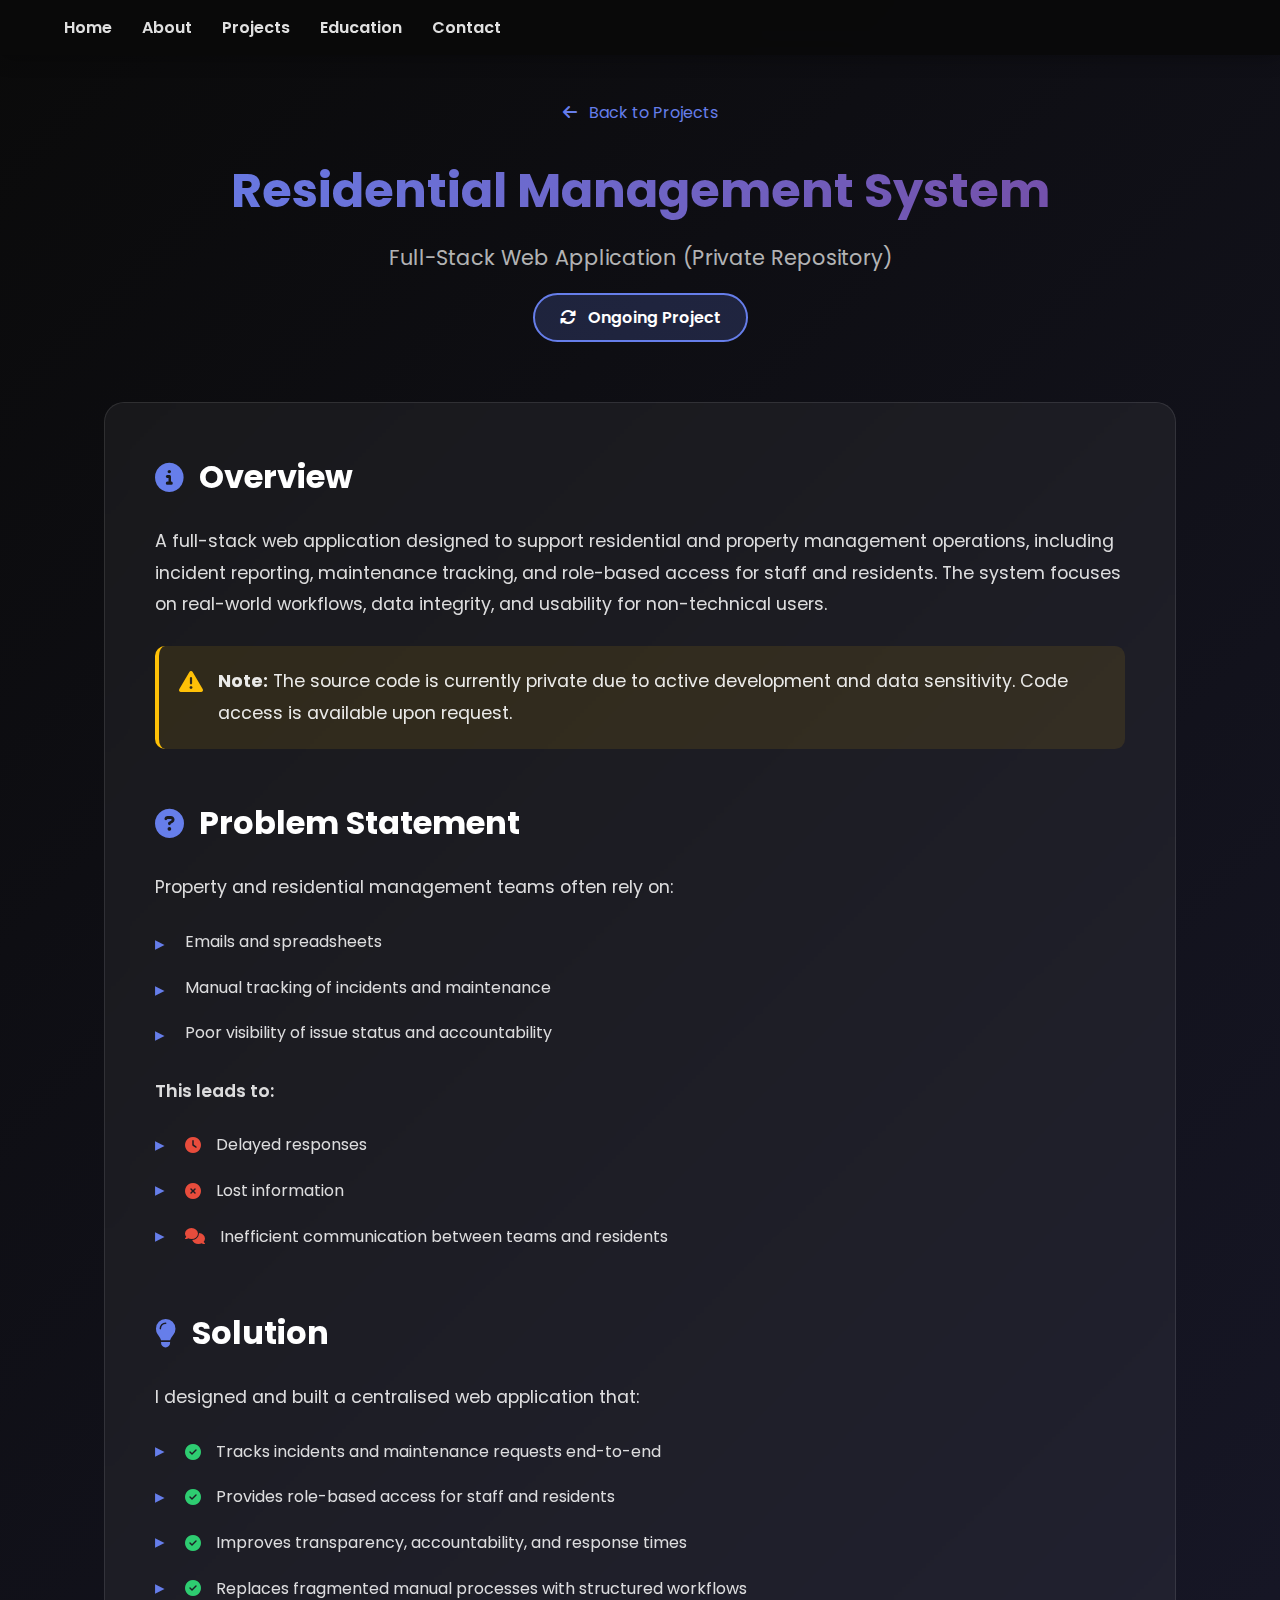
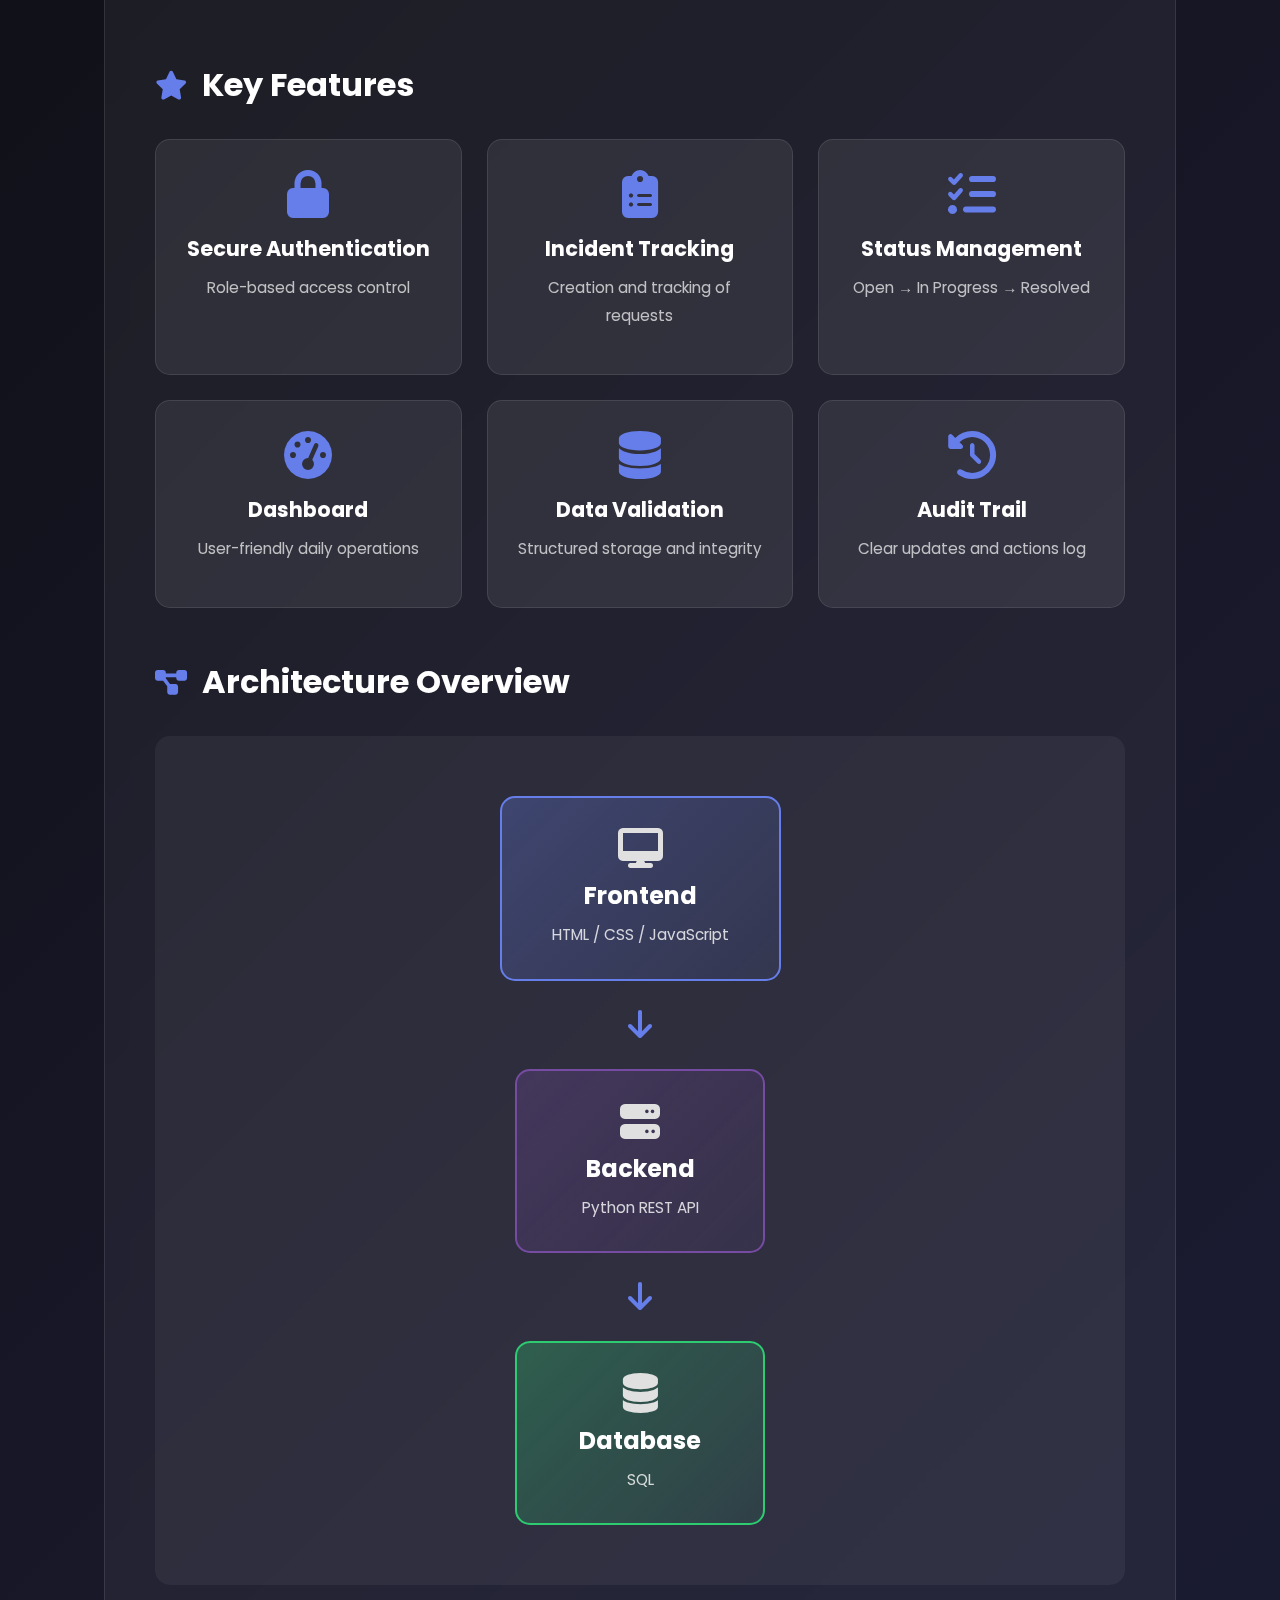
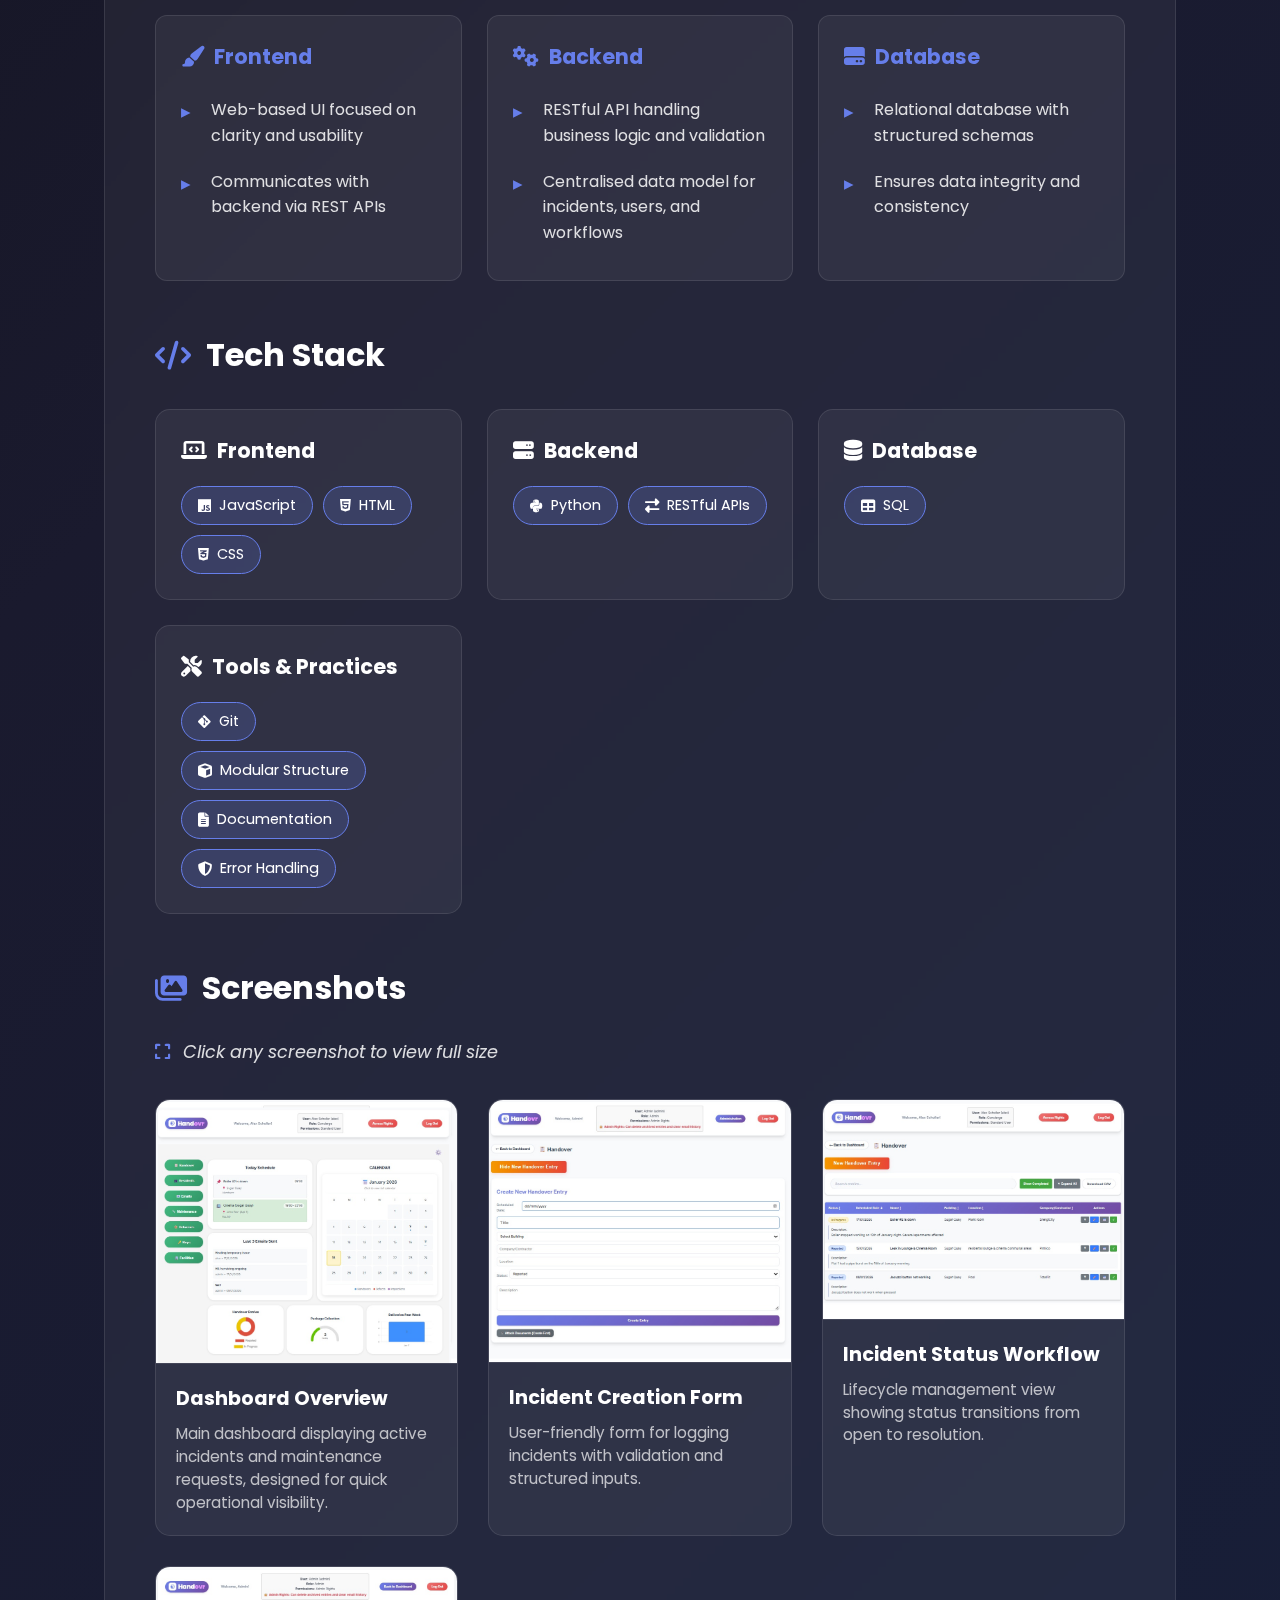
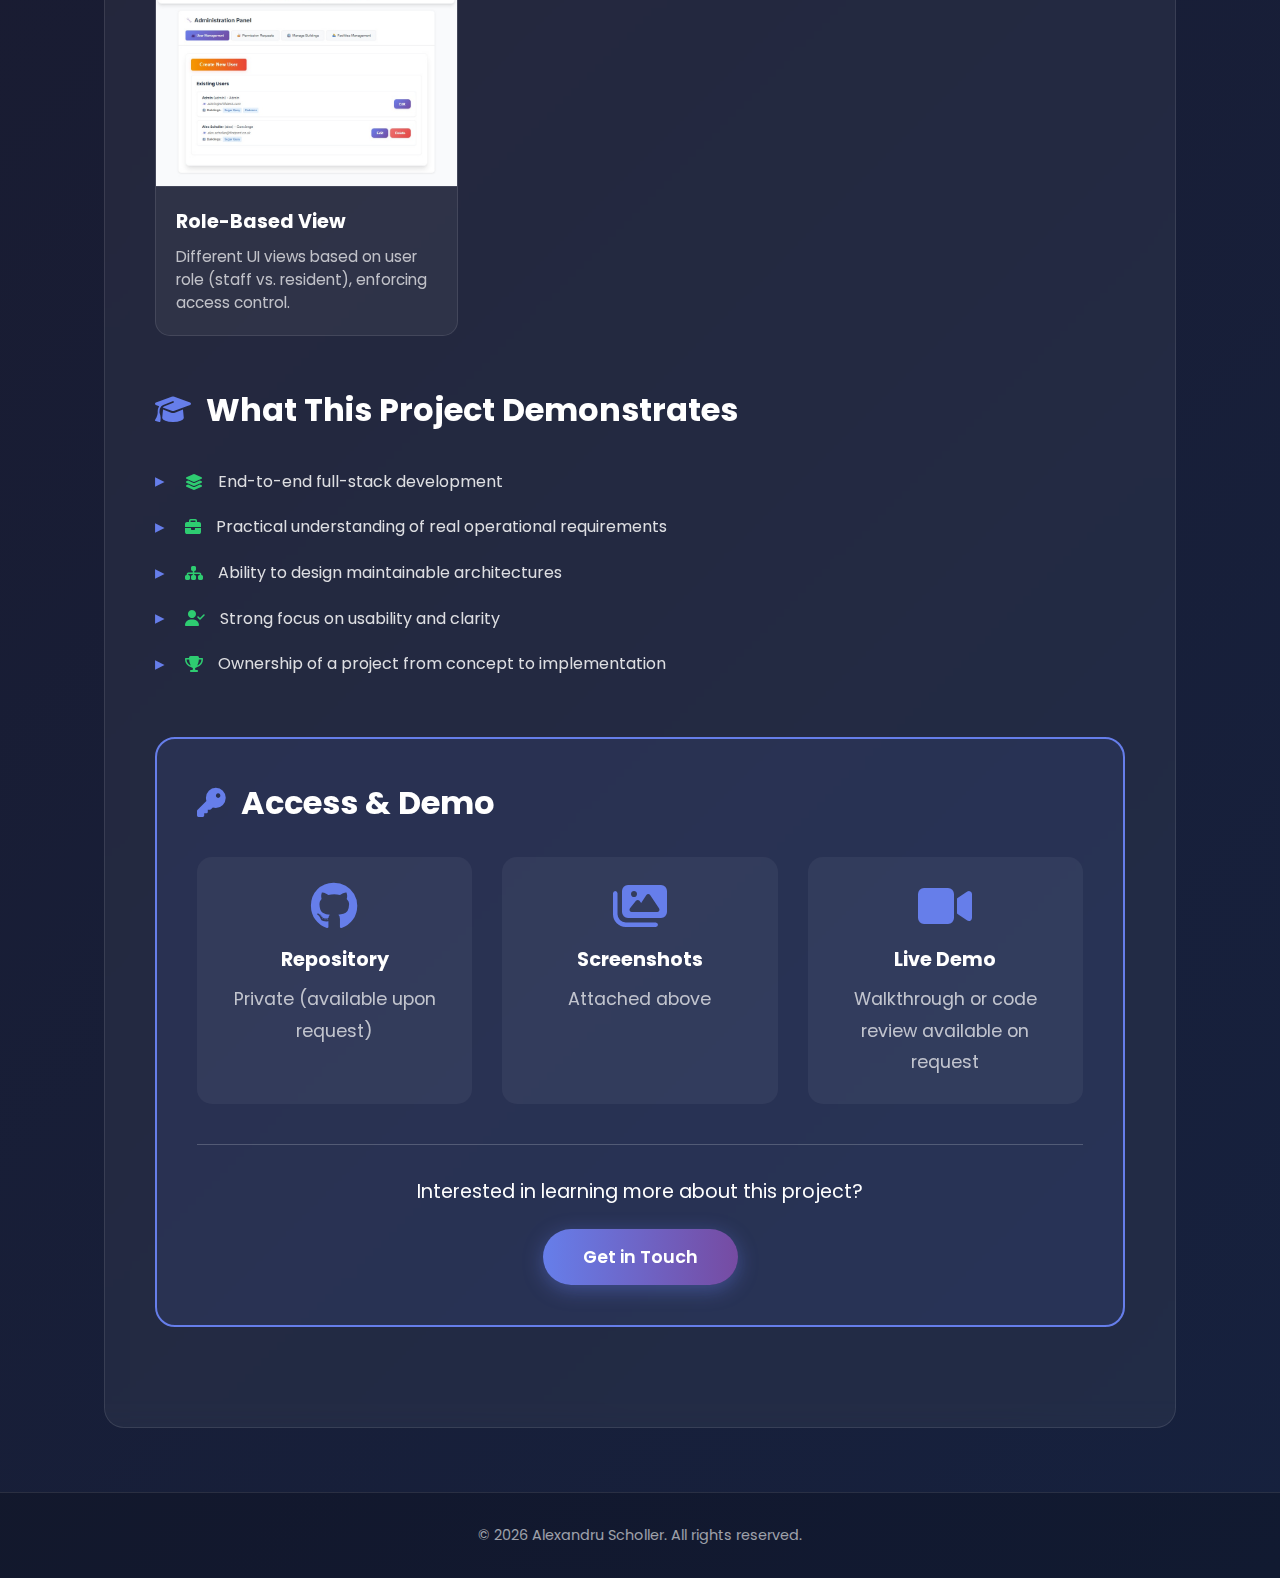
<file: case-study.html>
<!DOCTYPE html>
<html lang="en">
<head>
  <meta charset="UTF-8" />
  <meta name="viewport" content="width=device-width, initial-scale=1.0" />
  <title>Case Study: Residential Management System | Alexandru Scholler</title>
  <link rel="stylesheet" href="style.css" />
  <link rel="stylesheet" href="https://cdnjs.cloudflare.com/ajax/libs/font-awesome/6.4.0/css/all.min.css" />
  <link href="https://fonts.googleapis.com/css2?family=Poppins:wght@300;400;600;700&display=swap" rel="stylesheet">
</head>
<body class="dark-mode">
  <nav id="navbar">
    <div class="hamburger" onclick="toggleMenu()">
      <div></div><div></div><div></div>
    </div>
    <div class="nav-links" id="navLinks">
      <a href="index.html">Home</a>
      <a href="index.html#about">About</a>
      <a href="index.html#projects">Projects</a>
      <a href="education-journey.html">Education</a>
      <a href="index.html#contact">Contact</a>
    </div>
  </nav>

  <div class="case-study-container">
    <div class="case-study-header">
      <a href="index.html#projects" class="back-link"><i class="fas fa-arrow-left"></i> Back to Projects</a>
      <h1>Residential Management System</h1>
      <p class="subtitle">Full-Stack Web Application (Private Repository)</p>
      <div class="status-badge">
        <i class="fas fa-sync-alt"></i> Ongoing Project
      </div>
    </div>

    <div class="case-study-content">
      <section class="cs-section">
        <h2><i class="fas fa-info-circle"></i> Overview</h2>
        <p>A full-stack web application designed to support residential and property management operations, including incident reporting, maintenance tracking, and role-based access for staff and residents. The system focuses on real-world workflows, data integrity, and usability for non-technical users.</p>
        <div class="warning-box">
          <i class="fas fa-exclamation-triangle"></i>
          <p><strong>Note:</strong> The source code is currently private due to active development and data sensitivity. Code access is available upon request.</p>
        </div>
      </section>

      <section class="cs-section">
        <h2><i class="fas fa-question-circle"></i> Problem Statement</h2>
        <p>Property and residential management teams often rely on:</p>
        <ul>
          <li>Emails and spreadsheets</li>
          <li>Manual tracking of incidents and maintenance</li>
          <li>Poor visibility of issue status and accountability</li>
        </ul>
        <p class="problem-impact">This leads to:</p>
        <ul class="impact-list">
          <li><i class="fas fa-clock"></i> Delayed responses</li>
          <li><i class="fas fa-times-circle"></i> Lost information</li>
          <li><i class="fas fa-comments"></i> Inefficient communication between teams and residents</li>
        </ul>
      </section>

      <section class="cs-section">
        <h2><i class="fas fa-lightbulb"></i> Solution</h2>
        <p>I designed and built a centralised web application that:</p>
        <ul class="solution-list">
          <li><i class="fas fa-check-circle"></i> Tracks incidents and maintenance requests end-to-end</li>
          <li><i class="fas fa-check-circle"></i> Provides role-based access for staff and residents</li>
          <li><i class="fas fa-check-circle"></i> Improves transparency, accountability, and response times</li>
          <li><i class="fas fa-check-circle"></i> Replaces fragmented manual processes with structured workflows</li>
        </ul>
      </section>

      <section class="cs-section">
        <h2><i class="fas fa-star"></i> Key Features</h2>
        <div class="features-grid">
          <div class="feature-card">
            <i class="fas fa-lock"></i>
            <h3>Secure Authentication</h3>
            <p>Role-based access control</p>
          </div>
          <div class="feature-card">
            <i class="fas fa-clipboard-list"></i>
            <h3>Incident Tracking</h3>
            <p>Creation and tracking of requests</p>
          </div>
          <div class="feature-card">
            <i class="fas fa-tasks"></i>
            <h3>Status Management</h3>
            <p>Open → In Progress → Resolved</p>
          </div>
          <div class="feature-card">
            <i class="fas fa-tachometer-alt"></i>
            <h3>Dashboard</h3>
            <p>User-friendly daily operations</p>
          </div>
          <div class="feature-card">
            <i class="fas fa-database"></i>
            <h3>Data Validation</h3>
            <p>Structured storage and integrity</p>
          </div>
          <div class="feature-card">
            <i class="fas fa-history"></i>
            <h3>Audit Trail</h3>
            <p>Clear updates and actions log</p>
          </div>
        </div>
      </section>

      <section class="cs-section">
        <h2><i class="fas fa-project-diagram"></i> Architecture Overview</h2>
        <div class="architecture-diagram">
          <div class="arch-layer">
            <div class="arch-box frontend">
              <i class="fas fa-desktop"></i>
              <h3>Frontend</h3>
              <p>HTML / CSS / JavaScript</p>
            </div>
          </div>
          <div class="arch-arrow"><i class="fas fa-arrow-down"></i></div>
          <div class="arch-layer">
            <div class="arch-box backend">
              <i class="fas fa-server"></i>
              <h3>Backend</h3>
              <p>Python REST API</p>
            </div>
          </div>
          <div class="arch-arrow"><i class="fas fa-arrow-down"></i></div>
          <div class="arch-layer">
            <div class="arch-box database">
              <i class="fas fa-database"></i>
              <h3>Database</h3>
              <p>SQL</p>
            </div>
          </div>
        </div>

        <div class="architecture-details">
          <div class="arch-detail">
            <h4><i class="fas fa-paint-brush"></i> Frontend</h4>
            <ul>
              <li>Web-based UI focused on clarity and usability</li>
              <li>Communicates with backend via REST APIs</li>
            </ul>
          </div>
          <div class="arch-detail">
            <h4><i class="fas fa-cogs"></i> Backend</h4>
            <ul>
              <li>RESTful API handling business logic and validation</li>
              <li>Centralised data model for incidents, users, and workflows</li>
            </ul>
          </div>
          <div class="arch-detail">
            <h4><i class="fas fa-hdd"></i> Database</h4>
            <ul>
              <li>Relational database with structured schemas</li>
              <li>Ensures data integrity and consistency</li>
            </ul>
          </div>
        </div>
      </section>

      <section class="cs-section">
        <h2><i class="fas fa-code"></i> Tech Stack</h2>
        <div class="tech-stack">
          <div class="tech-category">
            <h3><i class="fas fa-laptop-code"></i> Frontend</h3>
            <div class="tech-badges">
              <span class="tech-badge"><i class="fab fa-js"></i> JavaScript</span>
              <span class="tech-badge"><i class="fab fa-html5"></i> HTML</span>
              <span class="tech-badge"><i class="fab fa-css3-alt"></i> CSS</span>
            </div>
          </div>
          <div class="tech-category">
            <h3><i class="fas fa-server"></i> Backend</h3>
            <div class="tech-badges">
              <span class="tech-badge"><i class="fab fa-python"></i> Python</span>
              <span class="tech-badge"><i class="fas fa-exchange-alt"></i> RESTful APIs</span>
            </div>
          </div>
          <div class="tech-category">
            <h3><i class="fas fa-database"></i> Database</h3>
            <div class="tech-badges">
              <span class="tech-badge"><i class="fas fa-table"></i> SQL</span>
            </div>
          </div>
          <div class="tech-category">
            <h3><i class="fas fa-tools"></i> Tools & Practices</h3>
            <div class="tech-badges">
              <span class="tech-badge"><i class="fab fa-git-alt"></i> Git</span>
              <span class="tech-badge"><i class="fas fa-cube"></i> Modular Structure</span>
              <span class="tech-badge"><i class="fas fa-file-alt"></i> Documentation</span>
              <span class="tech-badge"><i class="fas fa-shield-alt"></i> Error Handling</span>
            </div>
          </div>
        </div>
      </section>

      <section class="cs-section">
        <h2><i class="fas fa-images"></i> Screenshots</h2>
        <p class="screenshots-hint"><i class="fas fa-expand"></i> Click any screenshot to view full size</p>
        <div class="screenshots-grid">
          <div class="screenshot-card" onclick="openLightbox('images/screenshot1.jpg', 'Dashboard Overview')">
            <img src="images/screenshot1.jpg" alt="Dashboard Overview" class="screenshot-img">
            <div class="screenshot-overlay"><i class="fas fa-search-plus"></i></div>
            <h4>Dashboard Overview</h4>
            <p>Main dashboard displaying active incidents and maintenance requests, designed for quick operational visibility.</p>
          </div>
          <div class="screenshot-card" onclick="openLightbox('images/screenshot2.jpg', 'Incident Creation Form')">
            <img src="images/screenshot2.jpg" alt="Incident Creation Form" class="screenshot-img">
            <div class="screenshot-overlay"><i class="fas fa-search-plus"></i></div>
            <h4>Incident Creation Form</h4>
            <p>User-friendly form for logging incidents with validation and structured inputs.</p>
          </div>
          <div class="screenshot-card" onclick="openLightbox('images/screenshot3.jpg', 'Incident Status Workflow')">
            <img src="images/screenshot3.jpg" alt="Incident Status Workflow" class="screenshot-img">
            <div class="screenshot-overlay"><i class="fas fa-search-plus"></i></div>
            <h4>Incident Status Workflow</h4>
            <p>Lifecycle management view showing status transitions from open to resolution.</p>
          </div>
          <div class="screenshot-card" onclick="openLightbox('images/screenshot4.jpg', 'Role-Based View')">
            <img src="images/screenshot4.jpg" alt="Role-Based View" class="screenshot-img">
            <div class="screenshot-overlay"><i class="fas fa-search-plus"></i></div>
            <h4>Role-Based View</h4>
            <p>Different UI views based on user role (staff vs. resident), enforcing access control.</p>
          </div>
        </div>
      </section>

      <section class="cs-section">
        <h2><i class="fas fa-graduation-cap"></i> What This Project Demonstrates</h2>
        <ul class="demonstration-list">
          <li><i class="fas fa-layer-group"></i> End-to-end full-stack development</li>
          <li><i class="fas fa-briefcase"></i> Practical understanding of real operational requirements</li>
          <li><i class="fas fa-sitemap"></i> Ability to design maintainable architectures</li>
          <li><i class="fas fa-user-check"></i> Strong focus on usability and clarity</li>
          <li><i class="fas fa-trophy"></i> Ownership of a project from concept to implementation</li>
        </ul>
      </section>

      <section class="cs-section access-section">
        <h2><i class="fas fa-key"></i> Access & Demo</h2>
        <div class="access-info">
          <div class="access-item">
            <i class="fab fa-github"></i>
            <h4>Repository</h4>
            <p>Private (available upon request)</p>
          </div>
          <div class="access-item">
            <i class="fas fa-images"></i>
            <h4>Screenshots</h4>
            <p>Attached above</p>
          </div>
          <div class="access-item">
            <i class="fas fa-video"></i>
            <h4>Live Demo</h4>
            <p>Walkthrough or code review available on request</p>
          </div>
        </div>
        <div class="contact-cta">
          <p>Interested in learning more about this project?</p>
          <a href="index.html#contact" class="cta-button">Get in Touch</a>
        </div>
      </section>
    </div>
  </div>

  <button id="back-to-top" onclick="scrollToTop()">
    <i class="fas fa-arrow-up"></i>
  </button>

  <!-- Lightbox Modal -->
  <div id="lightbox-modal" class="lightbox-modal" onclick="closeLightbox()">
    <span class="lightbox-close">&times;</span>
    <img id="lightbox-img" class="lightbox-content" alt="">
    <div id="lightbox-caption"></div>
  </div>

  <script>
    function toggleMenu() {
      document.getElementById("navLinks").classList.toggle("show");
    }

    function scrollToTop() {
      window.scrollTo({ top: 0, behavior: 'smooth' });
    }

    function openLightbox(imageSrc, caption) {
      const modal = document.getElementById('lightbox-modal');
      const img = document.getElementById('lightbox-img');
      const captionText = document.getElementById('lightbox-caption');
      
      modal.style.display = 'flex';
      img.src = imageSrc;
      captionText.textContent = caption;
      document.body.style.overflow = 'hidden';
    }

    function closeLightbox() {
      const modal = document.getElementById('lightbox-modal');
      modal.style.display = 'none';
      document.body.style.overflow = 'auto';
    }

    // Close lightbox with Escape key
    document.addEventListener('keydown', function(event) {
      if (event.key === 'Escape') {
        closeLightbox();
      }
    });

    window.addEventListener("scroll", function () {
      const backToTop = document.getElementById("back-to-top");
      if (window.scrollY > 300) {
        backToTop.style.display = "flex";
      } else {
        backToTop.style.display = "none";
      }
    });
  </script>

  <footer class="site-footer">
    <p>&copy; 2026 Alexandru Scholler. All rights reserved.</p>
  </footer>
</body>
</html>
</file>
<file: style.css>
/* Modern Portfolio Styling with Animations */
* {
  margin: 0;
  padding: 0;
  box-sizing: border-box;
}

html {
  scroll-behavior: smooth;
}

body {
  font-family: 'Poppins', sans-serif;
  transition: background 0.3s, color 0.3s;
  min-height: 100vh;
  overflow-x: hidden;
}

body.dark-mode {
  background: linear-gradient(135deg, #0a0a0a 0%, #1a1a2e 50%, #16213e 100%);
  color: #e0e0e0;
}

/* Captcha Gate Styling */
.captcha-gate {
  display: flex;
  flex-direction: column;
  align-items: center;
  justify-content: center;
  min-height: 100vh;
  background: linear-gradient(135deg, #667eea 0%, #764ba2 100%);
  padding: 20px;
}

.captcha-gate h2 {
  color: white;
  margin-bottom: 30px;
  font-size: 1.8rem;
  text-align: center;
}

/* Navigation Bar */
#navbar {
  position: fixed;
  top: 0;
  width: 100%;
  background: rgba(10, 10, 10, 0.95);
  backdrop-filter: blur(10px);
  padding: 15px 5%;
  z-index: 1000;
  display: flex;
  justify-content: space-between;
  align-items: center;
  box-shadow: 0 2px 20px rgba(0, 0, 0, 0.3);
}

.hamburger {
  display: none;
  flex-direction: column;
  cursor: pointer;
  gap: 5px;
}

.hamburger div {
  width: 25px;
  height: 3px;
  background: white;
  border-radius: 3px;
  transition: 0.3s;
}

.nav-links {
  display: flex;
  gap: 30px;
}

.nav-links a {
  color: #e0e0e0;
  text-decoration: none;
  font-weight: 600;
  font-size: 1rem;
  position: relative;
  transition: color 0.3s;
}

.nav-links a::after {
  content: '';
  position: absolute;
  bottom: -5px;
  left: 0;
  width: 0;
  height: 2px;
  background: linear-gradient(90deg, #667eea, #764ba2);
  transition: width 0.3s;
}

.nav-links a:hover {
  color: #667eea;
}

.nav-links a:hover::after {
  width: 100%;
}

/* Hero Section */
.hero-section {
  min-height: 100vh;
  display: flex;
  align-items: center;
  justify-content: center;
  background: linear-gradient(135deg, #667eea 0%, #764ba2 100%);
  position: relative;
  overflow: hidden;
  padding-top: 80px;
}

.hero-section::before {
  content: '';
  position: absolute;
  top: 0;
  left: 0;
  right: 0;
  bottom: 0;
  background: url('data:image/svg+xml,<svg xmlns="http://www.w3.org/2000/svg" viewBox="0 0 1440 320"><path fill="%23ffffff" fill-opacity="0.05" d="M0,96L48,112C96,128,192,160,288,160C384,160,480,128,576,112C672,96,768,96,864,112C960,128,1056,160,1152,160C1248,160,1344,128,1392,112L1440,96L1440,320L1392,320C1344,320,1248,320,1152,320C1056,320,960,320,864,320C768,320,672,320,576,320C480,320,384,320,288,320C192,320,96,320,48,320L0,320Z"></path></svg>') no-repeat bottom;
  background-size: cover;
  animation: wave 10s ease-in-out infinite;
}

@keyframes wave {
  0%, 100% { transform: translateY(0); }
  50% { transform: translateY(-20px); }
}

.hero-content {
  text-align: center;
  z-index: 1;
  animation: fadeInUp 1s ease;
}

@keyframes fadeInUp {
  from {
    opacity: 0;
    transform: translateY(30px);
  }
  to {
    opacity: 1;
    transform: translateY(0);
  }
}

.profile-photo {
  width: 360px;
  height: 180px;
  border-radius: 50%;
  border: 5px solid rgba(255, 255, 255, 0.3);
  box-shadow: 0 10px 50px rgba(0, 0, 0, 0.3);
  margin-bottom: 30px;
  transition: transform 0.5s ease;
  animation: float 3s ease-in-out infinite;
  object-fit: cover;
}

.profile-photo:hover {
  transform: scale(1.1) rotate(5deg);
}

@keyframes float {
  0%, 100% { transform: translateY(0); }
  50% { transform: translateY(-10px); }
}

.hero-section h1 {
  font-size: 3.5rem;
  color: white;
  margin-bottom: 20px;
  font-weight: 700;
  text-shadow: 2px 2px 10px rgba(0, 0, 0, 0.3);
}

/* Glitch Effect */
.glitch {
  position: relative;
}

.glitch:hover {
  animation: glitch 0.3s ease;
}

@keyframes glitch {
  0% { transform: translate(0); }
  20% { transform: translate(-2px, 2px); }
  40% { transform: translate(-2px, -2px); }
  60% { transform: translate(2px, 2px); }
  80% { transform: translate(2px, -2px); }
  100% { transform: translate(0); }
}

.typing-effect {
  font-size: 1.5rem;
  color: rgba(255, 255, 255, 0.9);
  margin-bottom: 30px;
  font-weight: 300;
}

/* Social Links */
.social-links {
  display: flex;
  gap: 20px;
  justify-content: center;
  margin: 30px 0;
}

.social-icon {
  width: 50px;
  height: 50px;
  border-radius: 50%;
  background: rgba(255, 255, 255, 0.1);
  backdrop-filter: blur(10px);
  display: flex;
  align-items: center;
  justify-content: center;
  color: white;
  font-size: 1.5rem;
  transition: all 0.3s ease;
  border: 2px solid rgba(255, 255, 255, 0.2);
}

.social-icon:hover {
  background: rgba(255, 255, 255, 0.3);
  transform: translateY(-5px) scale(1.1);
  box-shadow: 0 10px 25px rgba(0, 0, 0, 0.3);
}

/* CV Download Button */
.cv-download-btn {
  display: inline-flex;
  align-items: center;
  gap: 10px;
  padding: 15px 30px;
  margin: 20px 0 40px 0;
  background: linear-gradient(135deg, #667eea, #764ba2);
  color: white;
  text-decoration: none;
  border-radius: 25px;
  font-weight: 600;
  font-size: 1rem;
  transition: all 0.3s ease;
  box-shadow: 0 5px 15px rgba(102, 126, 234, 0.4);
  border: 0.1px solid rgba(255, 255, 255);
}

.cv-download-btn:hover {
  transform: translateY(-3px);
  box-shadow: 0 10px 25px rgba(102, 126, 234, 0.6);
  background: linear-gradient(135deg, #764ba2, #667eea);
}

.cv-download-btn i {
  font-size: 1.1rem;
}

/* Scroll Down Arrow */
.scroll-down {
  position: absolute;
  bottom: 30px;
  left: 50%;
  transform: translateX(-50%);
  color: white;
  font-size: 2rem;
  animation: bounce 2s infinite;
  cursor: pointer;
}

@keyframes bounce {
  0%, 20%, 50%, 80%, 100% { transform: translateX(-50%) translateY(0); }
  40% { transform: translateX(-50%) translateY(-10px); }
  60% { transform: translateX(-50%) translateY(-5px); }
}

/* Content Sections */
.content-section, .projects-section, .contact-section {
  max-width: 1200px;
  margin: 80px auto;
  padding: 60px 40px;
  background: rgba(255, 255, 255, 0.05);
  backdrop-filter: blur(10px);
  border-radius: 20px;
  box-shadow: 0 8px 32px rgba(0, 0, 0, 0.3);
  border: 1px solid rgba(255, 255, 255, 0.1);
  opacity: 0;
  transform: translateY(50px);
  transition: all 0.6s ease;
}

.content-section.active, .projects-section.active, .contact-section.active {
  opacity: 1;
  transform: translateY(0);
}

.content-section h2, .projects-section h2, .contact-section h2 {
  font-size: 2.5rem;
  margin-bottom: 30px;
  background: linear-gradient(90deg, #667eea, #764ba2);
  -webkit-background-clip: text;
  -webkit-text-fill-color: transparent;
  background-clip: text;
  display: inline-flex;
  align-items: center;
  gap: 15px;
}

.content-section h2 i, .projects-section h2 i, .contact-section h2 i {
  -webkit-text-fill-color: #667eea;
}

.content-section p {
  line-height: 1.8;
  margin-bottom: 20px;
  font-size: 1.1rem;
  color: #d0d0d0;
}

/* Skill Badges */
.skill-badges {
  display: flex;
  flex-wrap: wrap;
  gap: 15px;
  margin: 30px 0;
}

.badge {
  background: linear-gradient(135deg, #667eea, #764ba2);
  color: white;
  padding: 10px 20px;
  border-radius: 25px;
  font-weight: 600;
  display: inline-flex;
  align-items: center;
  gap: 8px;
  transition: all 0.3s ease;
  box-shadow: 0 4px 15px rgba(102, 126, 234, 0.3);
}

.badge:hover {
  transform: translateY(-3px) scale(1.05);
  box-shadow: 0 6px 25px rgba(102, 126, 234, 0.5);
}

/* Project Grid */
.project-grid {
  display: grid;
  grid-template-columns: repeat(auto-fit, minmax(280px, 1fr));
  gap: 30px;
  margin-top: 40px;
}

.project-tile {
  background: rgba(255, 255, 255, 0.08);
  backdrop-filter: blur(10px);
  padding: 30px;
  border-radius: 15px;
  text-decoration: none;
  color: white;
  border: 1px solid rgba(255, 255, 255, 0.1);
  transition: all 0.4s ease;
  position: relative;
  overflow: hidden;
}

.project-tile::before {
  content: '';
  position: absolute;
  top: 0;
  left: -100%;
  width: 100%;
  height: 100%;
  background: linear-gradient(90deg, transparent, rgba(102, 126, 234, 0.3), transparent);
  transition: left 0.5s ease;
}

.project-tile:hover::before {
  left: 100%;
}

.project-tile:hover {
  transform: translateY(-10px);
  box-shadow: 0 15px 40px rgba(102, 126, 234, 0.4);
  border-color: #667eea;
}

.project-icon {
  font-size: 3rem;
  margin-bottom: 15px;
  color: #667eea;
  transition: transform 0.3s ease;
}

.project-tile:hover .project-icon {
  transform: scale(1.2) rotate(5deg);
}

.project-tile h3 {
  font-size: 1.4rem;
  margin-bottom: 10px;
  color: white;
}

.project-tile p {
  color: #b0b0b0;
  font-size: 0.95rem;
}

/* Contact Form */
form {
  max-width: 600px;
  margin: 40px auto 0;
}

form input, form textarea {
  width: 100%;
  padding: 15px;
  margin-bottom: 20px;
  background: rgba(255, 255, 255, 0.1);
  border: 1px solid rgba(255, 255, 255, 0.2);
  border-radius: 10px;
  color: white;
  font-family: 'Poppins', sans-serif;
  font-size: 1rem;
  transition: all 0.3s ease;
}

form input:focus, form textarea:focus {
  outline: none;
  border-color: #667eea;
  background: rgba(255, 255, 255, 0.15);
  box-shadow: 0 0 20px rgba(102, 126, 234, 0.3);
}

form input::placeholder, form textarea::placeholder {
  color: rgba(255, 255, 255, 0.5);
}

form button {
  width: 100%;
  padding: 15px 30px;
  background: linear-gradient(135deg, #667eea, #764ba2);
  color: white;
  border: none;
  border-radius: 10px;
  cursor: pointer;
  font-size: 1.1rem;
  font-weight: 600;
  transition: all 0.3s ease;
  box-shadow: 0 5px 20px rgba(102, 126, 234, 0.4);
}

form button:hover {
  transform: translateY(-3px);
  box-shadow: 0 8px 30px rgba(102, 126, 234, 0.6);
}

form button:active {
  transform: translateY(-1px);
}

/* Back to Top Button */
#back-to-top {
  position: fixed;
  bottom: 30px;
  right: 30px;
  width: 50px;
  height: 50px;
  background: linear-gradient(135deg, #667eea, #764ba2);
  color: white;
  border: none;
  border-radius: 50%;
  font-size: 1.5rem;
  cursor: pointer;
  display: none;
  align-items: center;
  justify-content: center;
  box-shadow: 0 5px 20px rgba(102, 126, 234, 0.4);
  transition: all 0.3s ease;
  z-index: 999;
}

#back-to-top:hover {
  transform: translateY(-5px);
  box-shadow: 0 8px 30px rgba(102, 126, 234, 0.6);
}

/* Responsive Design */
@media (max-width: 768px) {
  .hamburger {
    display: flex;
  }

  .nav-links {
    position: absolute;
    top: 60px;
    left: 0;
    right: 0;
    background: rgba(10, 10, 10, 0.98);
    flex-direction: column;
    padding: 20px;
    transform: translateY(-200%);
    transition: transform 0.3s ease;
  }

  .nav-links.show {
    transform: translateY(0);
  }

  .hero-section h1 {
    font-size: 2.5rem;
  }

  .typing-effect {
    font-size: 1.2rem;
  }
  
  .profile-photo {
    width: 280px;
    height: 140px;
  }

  .cv-download-btn {
    padding: 12px 24px;
    font-size: 0.9rem;
    margin: 15px 0 40px 0;
  }

  .content-section h2, .projects-section h2, .contact-section h2 {
    font-size: 2rem;
  }

  .content-section, .projects-section, .contact-section {
    padding: 40px 20px;
    margin: 40px 20px;
  }

  .project-grid {
    grid-template-columns: 1fr;
  }
}

/* Reveal Animation */
.reveal {
  opacity: 0;
  transform: translateY(50px);
  transition: all 0.6s ease;
}

.reveal.active {
  opacity: 1;
  transform: translateY(0);
}

/* Custom Modal Styles */
.modal {
  display: none;
  position: fixed;
  z-index: 10000;
  left: 0;
  top: 0;
  width: 100%;
  height: 100%;
  background-color: rgba(0, 0, 0, 0.7);
  backdrop-filter: blur(5px);
  align-items: center;
  justify-content: center;
  animation: fadeIn 0.3s ease;
}

@keyframes fadeIn {
  from { opacity: 0; }
  to { opacity: 1; }
}

.modal-content {
  background: linear-gradient(135deg, #667eea 0%, #764ba2 100%);
  padding: 40px;
  border-radius: 20px;
  text-align: center;
  max-width: 450px;
  width: 90%;
  position: relative;
  box-shadow: 0 20px 60px rgba(0, 0, 0, 0.5);
  animation: slideIn 0.3s ease;
  border: 2px solid rgba(255, 255, 255, 0.2);
}

@keyframes slideIn {
  from {
    transform: translateY(-50px);
    opacity: 0;
  }
  to {
    transform: translateY(0);
    opacity: 1;
  }
}

.modal-close {
  position: absolute;
  top: 15px;
  right: 20px;
  font-size: 35px;
  font-weight: bold;
  color: rgba(255, 255, 255, 0.8);
  cursor: pointer;
  transition: color 0.3s ease;
  line-height: 1;
}

.modal-close:hover {
  color: white;
  transform: scale(1.1);
}

.modal-icon {
  display: block;
  flex-direction: column; /* Stacks items vertically */
  align-items: center;    /* Centers items horizontally */
  margin-left: auto;
  margin-right: auto;
  margin: auto;
  font-size: 5rem;
  justify-content: center;
  margin-bottom: 20px;
  animation: bounce 1s ease infinite;
  filter: drop-shadow(0 10px 30px rgba(0, 0, 0, 0.5));
  text-align: center;
}



.modal-content h3 {
  color: white;
  font-size: 2rem;
  margin-bottom: 15px;
  font-weight: 700;
}

.modal-content p {
  color: rgba(255, 255, 255, 0.95);
  font-size: 1.1rem;
  line-height: 1.6;
  margin-bottom: 30px;
}

.modal-btn {
  background: white;
  color: #667eea;
  padding: 12px 40px;
  border: none;
  border-radius: 25px;
  font-size: 1.1rem;
  font-weight: 600;
  cursor: pointer;
  transition: all 0.3s ease;
  box-shadow: 0 5px 20px rgba(0, 0, 0, 0.2);
}

.modal-btn:hover {
  transform: translateY(-3px);
  box-shadow: 0 8px 30px rgba(0, 0, 0, 0.3);
  background: rgba(255, 255, 255, 0.95);
}

.modal-btn:active {
  transform: translateY(-1px);
}

/* Case Study Highlight */
.case-study-highlight {
  background: linear-gradient(135deg, rgba(102, 126, 234, 0.2), rgba(118, 75, 162, 0.2));
  border: 2px solid #667eea;
  border-radius: 20px;
  padding: 40px;
  margin: 30px 0;
  position: relative;
  overflow: hidden;
  animation: pulse-border 3s ease-in-out infinite;
}

@keyframes pulse-border {
  0%, 100% {
    border-color: #667eea;
    box-shadow: 0 0 20px rgba(102, 126, 234, 0.3);
  }
  50% {
    border-color: #764ba2;
    box-shadow: 0 0 30px rgba(118, 75, 162, 0.5);
  }
}

.case-study-highlight::before {
  content: '';
  position: absolute;
  top: -50%;
  left: -50%;
  width: 200%;
  height: 200%;
  background: linear-gradient(
    45deg,
    transparent,
    rgba(102, 126, 234, 0.1),
    transparent
  );
  animation: rotate-gradient 6s linear infinite;
}

@keyframes rotate-gradient {
  0% {
    transform: rotate(0deg);
  }
  100% {
    transform: rotate(360deg);
  }
}

.case-study-badge {
  display: inline-block;
  background: linear-gradient(90deg, #667eea, #764ba2);
  color: white;
  padding: 8px 20px;
  border-radius: 20px;
  font-size: 0.9rem;
  font-weight: 600;
  margin-bottom: 15px;
  position: relative;
  z-index: 1;
}

.case-study-badge i {
  margin-right: 5px;
  animation: sparkle 2s ease-in-out infinite;
}

@keyframes sparkle {
  0%, 100% {
    opacity: 1;
    transform: scale(1);
  }
  50% {
    opacity: 0.7;
    transform: scale(1.2);
  }
}

.case-study-highlight h3 {
  font-size: 2rem;
  color: white;
  margin-bottom: 15px;
  position: relative;
  z-index: 1;
}

.case-study-highlight p {
  color: rgba(255, 255, 255, 0.9);
  font-size: 1.1rem;
  line-height: 1.6;
  margin-bottom: 25px;
  position: relative;
  z-index: 1;
}

.case-study-btn {
  display: inline-block;
  background: linear-gradient(90deg, #667eea, #764ba2);
  color: white;
  padding: 15px 35px;
  border-radius: 30px;
  text-decoration: none;
  font-weight: 600;
  font-size: 1.1rem;
  transition: all 0.3s ease;
  position: relative;
  z-index: 1;
  box-shadow: 0 5px 20px rgba(102, 126, 234, 0.4);
}

.case-study-btn:hover {
  transform: translateY(-3px);
  box-shadow: 0 8px 30px rgba(102, 126, 234, 0.6);
}

.case-study-btn i {
  margin-left: 8px;
  transition: transform 0.3s ease;
}

.case-study-btn:hover i {
  transform: translateX(5px);
}

/* Case Study Page Styles */
.case-study-container {
  max-width: 1200px;
  margin: 100px auto 60px;
  padding: 0 5%;
}

.case-study-header {
  text-align: center;
  margin-bottom: 60px;
}

.back-link {
  display: inline-block;
  color: #667eea;
  text-decoration: none;
  font-size: 1rem;
  margin-bottom: 30px;
  transition: all 0.3s ease;
}

.back-link:hover {
  color: #764ba2;
  transform: translateX(-5px);
}

.back-link i {
  margin-right: 8px;
}

.case-study-header h1 {
  font-size: 3rem;
  color: white;
  margin-bottom: 15px;
  background: linear-gradient(90deg, #667eea, #764ba2);
  -webkit-background-clip: text;
  -webkit-text-fill-color: transparent;
  background-clip: text;
}

.subtitle {
  font-size: 1.3rem;
  color: rgba(255, 255, 255, 0.7);
  margin-bottom: 20px;
}

.status-badge {
  display: inline-block;
  background: rgba(102, 126, 234, 0.2);
  border: 2px solid #667eea;
  color: white;
  padding: 10px 25px;
  border-radius: 25px;
  font-weight: 600;
}

.status-badge i {
  margin-right: 8px;
  animation: spin 2s linear infinite;
}

@keyframes spin {
  from {
    transform: rotate(0deg);
  }
  to {
    transform: rotate(360deg);
  }
}

.case-study-content {
  background: rgba(255, 255, 255, 0.05);
  backdrop-filter: blur(10px);
  border-radius: 20px;
  padding: 50px;
  border: 1px solid rgba(255, 255, 255, 0.1);
}

.cs-section {
  margin-bottom: 50px;
}

.cs-section h2 {
  font-size: 2rem;
  color: white;
  margin-bottom: 25px;
  display: flex;
  align-items: center;
  gap: 15px;
}

.cs-section h2 i {
  color: #667eea;
  font-size: 1.8rem;
}

.cs-section p {
  color: rgba(255, 255, 255, 0.85);
  line-height: 1.8;
  font-size: 1.1rem;
  margin-bottom: 15px;
}

.cs-section ul {
  list-style: none;
  padding-left: 0;
}

.cs-section ul li {
  color: rgba(255, 255, 255, 0.85);
  padding: 10px 0;
  padding-left: 30px;
  position: relative;
  line-height: 1.6;
}

.cs-section ul li::before {
  content: '▸';
  color: #667eea;
  position: absolute;
  left: 0;
  font-size: 1.2rem;
}

.warning-box {
  background: rgba(255, 193, 7, 0.1);
  border-left: 4px solid #ffc107;
  padding: 20px;
  margin: 25px 0;
  border-radius: 10px;
  display: flex;
  align-items: flex-start;
  gap: 15px;
}

.warning-box i {
  color: #ffc107;
  font-size: 1.5rem;
  margin-top: 3px;
}

.warning-box p {
  margin: 0;
  color: rgba(255, 255, 255, 0.9);
}

.problem-impact {
  font-weight: 600;
  margin-top: 20px;
}

.impact-list li,
.solution-list li,
.demonstration-list li {
  display: flex;
  align-items: center;
  gap: 15px;
}

.impact-list li i {
  color: #e74c3c;
}

.solution-list li i,
.demonstration-list li i {
  color: #2ecc71;
}

.features-grid {
  display: grid;
  grid-template-columns: repeat(auto-fit, minmax(250px, 1fr));
  gap: 25px;
  margin-top: 30px;
}

.feature-card {
  background: rgba(255, 255, 255, 0.08);
  padding: 30px;
  border-radius: 15px;
  text-align: center;
  border: 1px solid rgba(255, 255, 255, 0.1);
  transition: all 0.3s ease;
}

.feature-card:hover {
  transform: translateY(-5px);
  border-color: #667eea;
  box-shadow: 0 10px 30px rgba(102, 126, 234, 0.3);
}

.feature-card i {
  font-size: 3rem;
  color: #667eea;
  margin-bottom: 15px;
}

.feature-card h3 {
  font-size: 1.3rem;
  color: white;
  margin-bottom: 10px;
}

.feature-card p {
  color: rgba(255, 255, 255, 0.7);
  font-size: 0.95rem;
}

.architecture-diagram {
  background: rgba(255, 255, 255, 0.05);
  padding: 40px;
  border-radius: 15px;
  margin: 30px 0;
  text-align: center;
}

.arch-layer {
  margin: 20px 0;
}

.arch-box {
  display: inline-block;
  padding: 30px 50px;
  border-radius: 15px;
  min-width: 250px;
}

.arch-box.frontend {
  background: linear-gradient(135deg, rgba(102, 126, 234, 0.3), rgba(102, 126, 234, 0.1));
  border: 2px solid #667eea;
}

.arch-box.backend {
  background: linear-gradient(135deg, rgba(118, 75, 162, 0.3), rgba(118, 75, 162, 0.1));
  border: 2px solid #764ba2;
}

.arch-box.database {
  background: linear-gradient(135deg, rgba(46, 204, 113, 0.3), rgba(46, 204, 113, 0.1));
  border: 2px solid #2ecc71;
}

.arch-box i {
  font-size: 2.5rem;
  display: block;
  margin-bottom: 10px;
}

.arch-box h3 {
  font-size: 1.5rem;
  color: white;
  margin-bottom: 8px;
}

.arch-box p {
  color: rgba(255, 255, 255, 0.8);
  font-size: 0.95rem;
  margin: 0;
}

.arch-arrow {
  color: #667eea;
  font-size: 2rem;
  margin: 15px 0;
}

.architecture-details {
  display: grid;
  grid-template-columns: repeat(auto-fit, minmax(300px, 1fr));
  gap: 25px;
  margin-top: 30px;
}

.arch-detail {
  background: rgba(255, 255, 255, 0.05);
  padding: 25px;
  border-radius: 12px;
  border: 1px solid rgba(255, 255, 255, 0.1);
}

.arch-detail h4 {
  font-size: 1.3rem;
  color: #667eea;
  margin-bottom: 15px;
  display: flex;
  align-items: center;
  gap: 10px;
}

.tech-stack {
  display: grid;
  grid-template-columns: repeat(auto-fit, minmax(280px, 1fr));
  gap: 25px;
  margin-top: 30px;
}

.tech-category {
  background: rgba(255, 255, 255, 0.05);
  padding: 25px;
  border-radius: 15px;
  border: 1px solid rgba(255, 255, 255, 0.1);
}

.tech-category h3 {
  font-size: 1.3rem;
  color: white;
  margin-bottom: 20px;
  display: flex;
  align-items: center;
  gap: 10px;
}

.tech-badges {
  display: flex;
  flex-wrap: wrap;
  gap: 10px;
}

.tech-badge {
  background: rgba(102, 126, 234, 0.2);
  border: 1px solid #667eea;
  color: white;
  padding: 8px 16px;
  border-radius: 20px;
  font-size: 0.9rem;
  display: inline-flex;
  align-items: center;
  gap: 8px;
}

.screenshots-grid {
  display: grid;
  grid-template-columns: repeat(auto-fit, minmax(300px, 1fr));
  gap: 30px;
  margin-top: 30px;
}

.screenshots-hint {
  color: rgba(255, 255, 255, 0.6);
  font-size: 0.95rem;
  margin-top: 10px;
  font-style: italic;
}

.screenshots-hint i {
  margin-right: 8px;
  color: #667eea;
}

.screenshot-card {
  background: rgba(255, 255, 255, 0.05);
  border-radius: 15px;
  overflow: hidden;
  border: 1px solid rgba(255, 255, 255, 0.1);
  transition: all 0.3s ease;
  cursor: pointer;
  position: relative;
}

.screenshot-card:hover {
  transform: translateY(-5px);
  box-shadow: 0 10px 30px rgba(0, 0, 0, 0.3);
  border-color: #667eea;
}

.screenshot-card:hover .screenshot-overlay {
  opacity: 1;
}

.screenshot-img {
  width: 100%;
  height: auto;
  display: block;
  border-bottom: 1px solid rgba(255, 255, 255, 0.1);
}

.screenshot-overlay {
  position: absolute;
  top: 0;
  left: 0;
  width: 100%;
  height: calc(100% - 80px);
  background: rgba(102, 126, 234, 0.7);
  display: flex;
  align-items: center;
  justify-content: center;
  opacity: 0;
  transition: opacity 0.3s ease;
  pointer-events: none;
}

.screenshot-overlay i {
  font-size: 3rem;
  color: white;
}

/* Lightbox Modal */
.lightbox-modal {
  display: none;
  position: fixed;
  z-index: 9999;
  top: 0;
  left: 0;
  width: 100%;
  height: 100%;
  background: rgba(0, 0, 0, 0.95);
  align-items: center;
  justify-content: center;
  animation: fadeIn 0.3s ease;
}

@keyframes fadeIn {
  from {
    opacity: 0;
  }
  to {
    opacity: 1;
  }
}

.lightbox-content {
  max-width: 90%;
  max-height: 85vh;
  object-fit: contain;
  animation: zoomIn 0.3s ease;
  border-radius: 10px;
  box-shadow: 0 0 50px rgba(102, 126, 234, 0.5);
}

@keyframes zoomIn {
  from {
    transform: scale(0.8);
    opacity: 0;
  }
  to {
    transform: scale(1);
    opacity: 1;
  }
}

.lightbox-close {
  position: absolute;
  top: 30px;
  right: 50px;
  color: white;
  font-size: 50px;
  font-weight: bold;
  cursor: pointer;
  transition: all 0.3s ease;
  z-index: 10000;
}

.lightbox-close:hover {
  color: #667eea;
  transform: rotate(90deg);
}

#lightbox-caption {
  position: absolute;
  bottom: 40px;
  left: 50%;
  transform: translateX(-50%);
  color: white;
  font-size: 1.2rem;
  text-align: center;
  background: rgba(0, 0, 0, 0.7);
  padding: 15px 30px;
  border-radius: 10px;
  backdrop-filter: blur(10px);
}

.screenshot-placeholder {
  background: linear-gradient(135deg, rgba(102, 126, 234, 0.2), rgba(118, 75, 162, 0.2));
  height: 200px;
  display: flex;
  flex-direction: column;
  align-items: center;
  justify-content: center;
  gap: 10px;
}

.screenshot-placeholder i {
  font-size: 3rem;
  color: rgba(255, 255, 255, 0.5);
}

.screenshot-placeholder p {
  color: rgba(255, 255, 255, 0.7);
  font-size: 1.1rem;
  margin: 0;
}

.screenshot-card h4 {
  font-size: 1.2rem;
  color: white;
  padding: 20px 20px 10px;
  margin: 0;
}

.screenshot-card p {
  color: rgba(255, 255, 255, 0.7);
  padding: 0 20px 20px;
  font-size: 0.95rem;
  line-height: 1.5;
  margin: 0;
}

.access-section {
  background: rgba(102, 126, 234, 0.1);
  border: 2px solid #667eea;
  border-radius: 20px;
  padding: 40px;
}

.access-info {
  display: grid;
  grid-template-columns: repeat(auto-fit, minmax(200px, 1fr));
  gap: 30px;
  margin: 30px 0;
}

.access-item {
  text-align: center;
  padding: 25px;
  background: rgba(255, 255, 255, 0.05);
  border-radius: 15px;
}

.access-item i {
  font-size: 3rem;
  color: #667eea;
  margin-bottom: 15px;
}

.access-item h4 {
  font-size: 1.2rem;
  color: white;
  margin-bottom: 10px;
}

.access-item p {
  color: rgba(255, 255, 255, 0.7);
  margin: 0;
}

.contact-cta {
  text-align: center;
  margin-top: 40px;
  padding-top: 30px;
  border-top: 1px solid rgba(255, 255, 255, 0.2);
}

.contact-cta p {
  font-size: 1.2rem;
  color: white;
  margin-bottom: 20px;
}

.cta-button {
  display: inline-block;
  background: linear-gradient(90deg, #667eea, #764ba2);
  color: white;
  padding: 15px 40px;
  border-radius: 30px;
  text-decoration: none;
  font-weight: 600;
  font-size: 1.1rem;
  transition: all 0.3s ease;
  box-shadow: 0 5px 20px rgba(102, 126, 234, 0.4);
}

.cta-button:hover {
  transform: translateY(-3px);
  box-shadow: 0 8px 30px rgba(102, 126, 234, 0.6);
}

/* CTA Buttons Section */
.cta-buttons {
  display: flex;
  gap: 15px;
  justify-content: center;
  flex-wrap: wrap;
  margin-top: 25px;
}

.case-study-btn.secondary {
  background: rgba(255, 255, 255, 0.1);
  border: 2px solid #667eea;
}

.case-study-btn.secondary:hover {
  background: rgba(255, 255, 255, 0.15);
}

/* Footer Styles */
footer {
  background: rgba(0, 0, 0, 0.2);
  border-top: 1px solid rgba(255, 255, 255, 0.1);
  padding: 2rem 5%;
  text-align: center;
  margin-top: 4rem;
}

footer p {
  color: rgba(255, 255, 255, 0.6);
  font-size: 0.95rem;
  margin-bottom: 15px;
}

.footer-links {
  display: flex;
  gap: 20px;
  justify-content: center;
  align-items: center;
}

.footer-links a {
  color: rgba(255, 255, 255, 0.7);
  font-size: 1.5rem;
  transition: all 0.3s ease;
}

.footer-links a:hover {
  color: #667eea;
  transform: translateY(-3px);
}

/* Responsive adjustments for case study */
@media (max-width: 768px) {
  .case-study-header h1 {
    font-size: 2rem;
  }
  
  .case-study-content {
    padding: 30px 20px;
  }
  
  .cs-section h2 {
    font-size: 1.5rem;
  }
  
  .features-grid,
  .architecture-details,
  .tech-stack,
  .screenshots-grid {
    grid-template-columns: 1fr;
  }
  
  .case-study-highlight {
    padding: 25px;
  }
  
  .case-study-highlight h3 {
    font-size: 1.5rem;
  }

  .cta-buttons {
    flex-direction: column;
    gap: 15px;
  }

  .case-study-btn {
    width: 100%;
    text-align: center;
    padding: 15px 20px;
  }

  .footer-links {
    gap: 30px;
  }

  .footer-links a {
    font-size: 2rem;
  }
}

/* CV Preview Modal */
.cv-modal {
  display: none;
  position: fixed;
  z-index: 10000;
  left: 0;
  top: 0;
  width: 100%;
  height: 100%;
  background-color: rgba(0, 0, 0, 0.9);
  backdrop-filter: blur(5px);
  align-items: center;
  justify-content: center;
  animation: fadeIn 0.3s ease;
}

.cv-modal-content {
  background: rgba(10, 10, 10, 0.95);
  width: 95%;
  height: 95%;
  max-width: 1400px;
  border-radius: 15px;
  position: relative;
  display: flex;
  flex-direction: column;
  box-shadow: 0 20px 60px rgba(0, 0, 0, 0.7);
  border: 2px solid rgba(102, 126, 234, 0.3);
  animation: slideIn 0.3s ease;
}

.cv-modal-close {
  position: absolute;
  top: 15px;
  right: 25px;
  font-size: 40px;
  font-weight: bold;
  color: rgba(255, 255, 255, 0.8);
  cursor: pointer;
  transition: all 0.3s ease;
  z-index: 10001;
  line-height: 1;
}

.cv-modal-close:hover {
  color: #667eea;
  transform: rotate(90deg);
}

.cv-modal-header {
  padding: 25px 80px 25px 30px;
  border-bottom: 2px solid rgba(102, 126, 234, 0.3);
  display: flex;
  justify-content: space-between;
  align-items: center;
  flex-wrap: wrap;
  gap: 15px;
}

.cv-modal-header h2 {
  color: white;
  font-size: 1.8rem;
  margin: 0;
  display: flex;
  align-items: center;
  gap: 12px;
}

.cv-modal-header h2 i {
  color: #667eea;
}

.cv-modal-actions {
  display: flex;
  gap: 15px;
  flex-wrap: wrap;
}

.cv-action-btn {
  padding: 12px 25px;
  border: none;
  border-radius: 8px;
  font-size: 1rem;
  font-weight: 600;
  cursor: pointer;
  transition: all 0.3s ease;
  display: inline-flex;
  align-items: center;
  gap: 8px;
  text-decoration: none;
  font-family: 'Poppins', sans-serif;
}

.download-btn {
  background: linear-gradient(135deg, #667eea, #764ba2);
  color: white;
  box-shadow: 0 4px 15px rgba(102, 126, 234, 0.4);
}

.download-btn:hover {
  transform: translateY(-2px);
  box-shadow: 0 6px 20px rgba(102, 126, 234, 0.6);
}

.print-btn {
  background: rgba(255, 255, 255, 0.1);
  color: white;
  border: 2px solid #667eea;
}

.print-btn:hover {
  background: rgba(255, 255, 255, 0.15);
  transform: translateY(-2px);
}

.cv-preview-container {
  flex: 1;
  padding: 20px;
  overflow: hidden;
  display: flex;
  align-items: center;
  justify-content: center;
}

.cv-preview-container iframe {
  width: 100%;
  height: 100%;
  border-radius: 8px;
  background: white;
}

/* Mobile responsive for CV modal */
@media (max-width: 768px) {
  .cv-modal-content {
    width: 100%;
    height: 100%;
    border-radius: 0;
  }

  .cv-modal-header {
    padding: 20px 15px;
    flex-direction: column;
    align-items: flex-start;
  }

  .cv-modal-header h2 {
    font-size: 1.3rem;
  }

  .cv-modal-close {
    top: 10px;
    right: 15px;
    font-size: 35px;
  }

  .cv-modal-actions {
    width: 100%;
    flex-direction: column;
  }

  .cv-action-btn {
    width: 100%;
    justify-content: center;
    padding: 12px 20px;
  }

  .cv-preview-container {
    padding: 10px;
  }
}

/* Footer */
.site-footer {
  background: rgba(0, 0, 0, 0.2);
  border-top: 1px solid rgba(255, 255, 255, 0.1);
  padding: 2rem 0;
  text-align: center;
  margin-top: 4rem;
}

.site-footer p {
  color: rgba(255, 255, 255, 0.6);
  font-size: 0.9rem;
  margin: 0;
}
</file>
